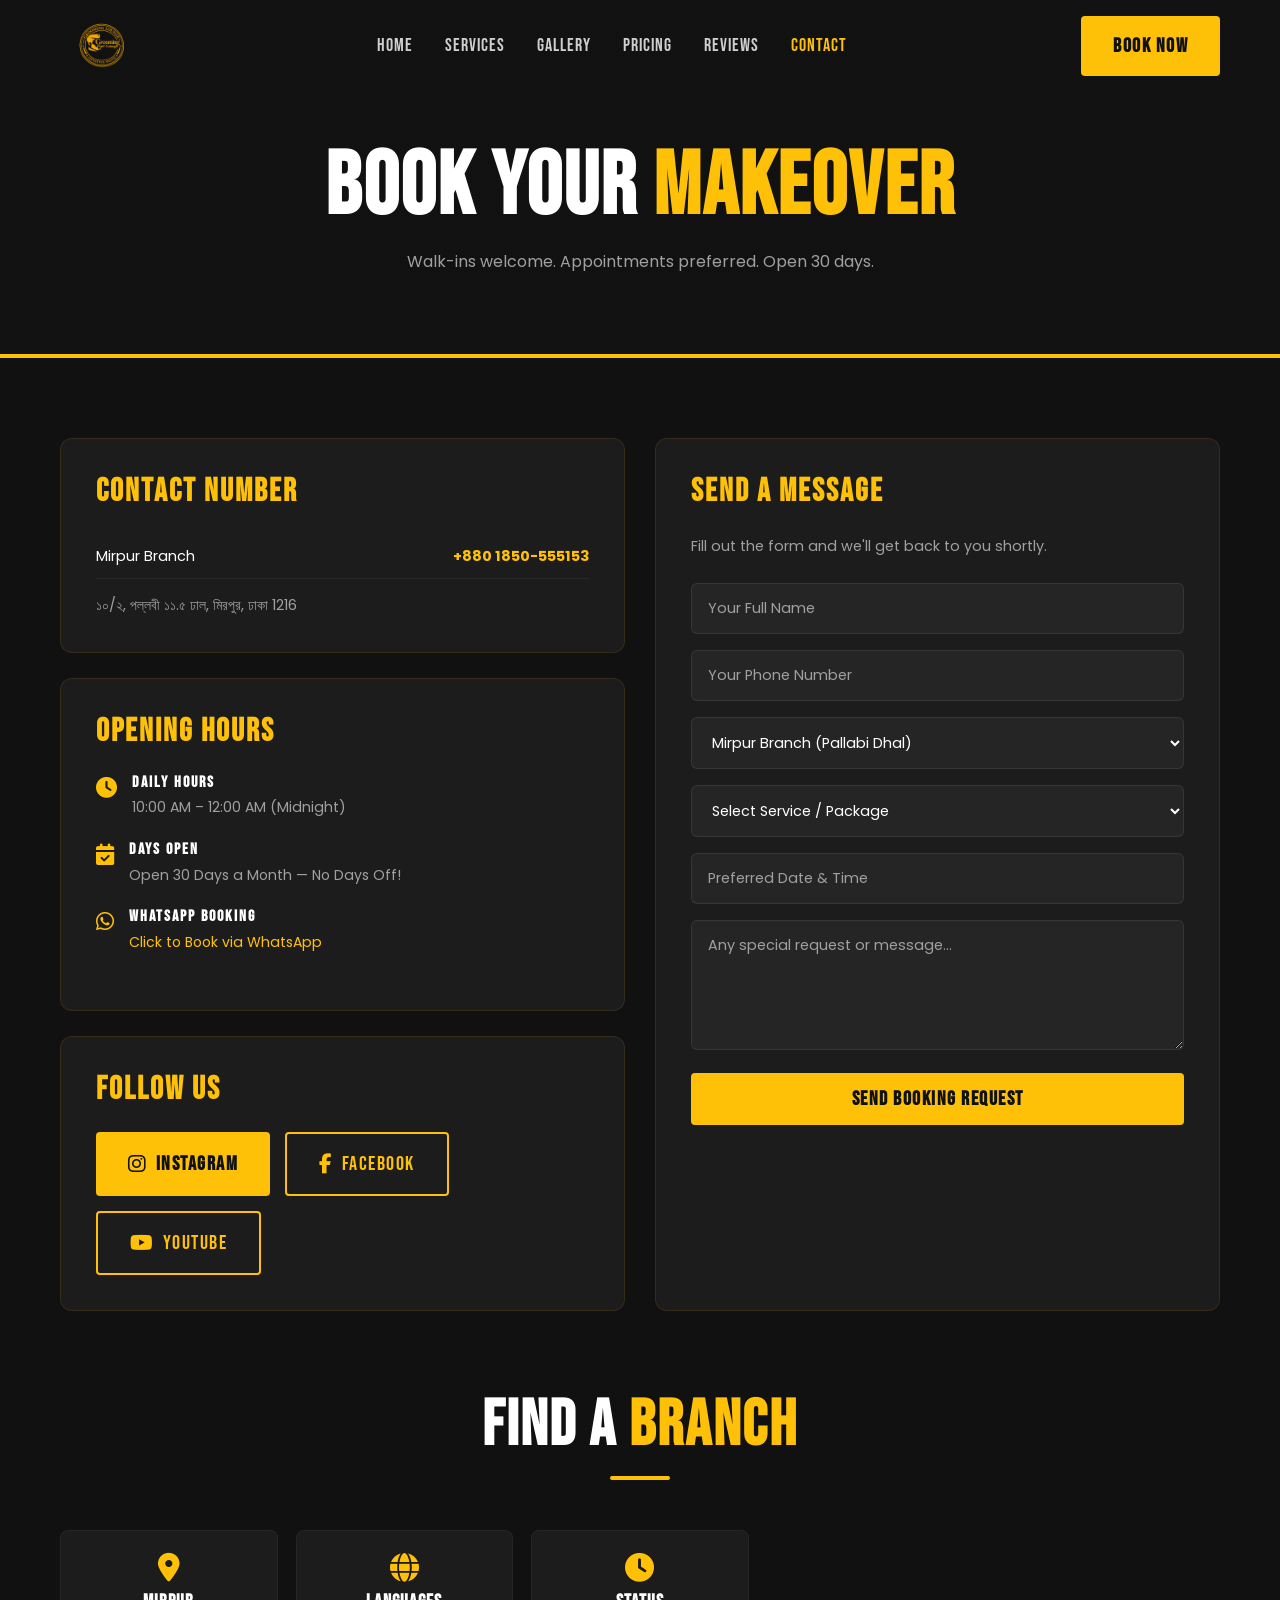
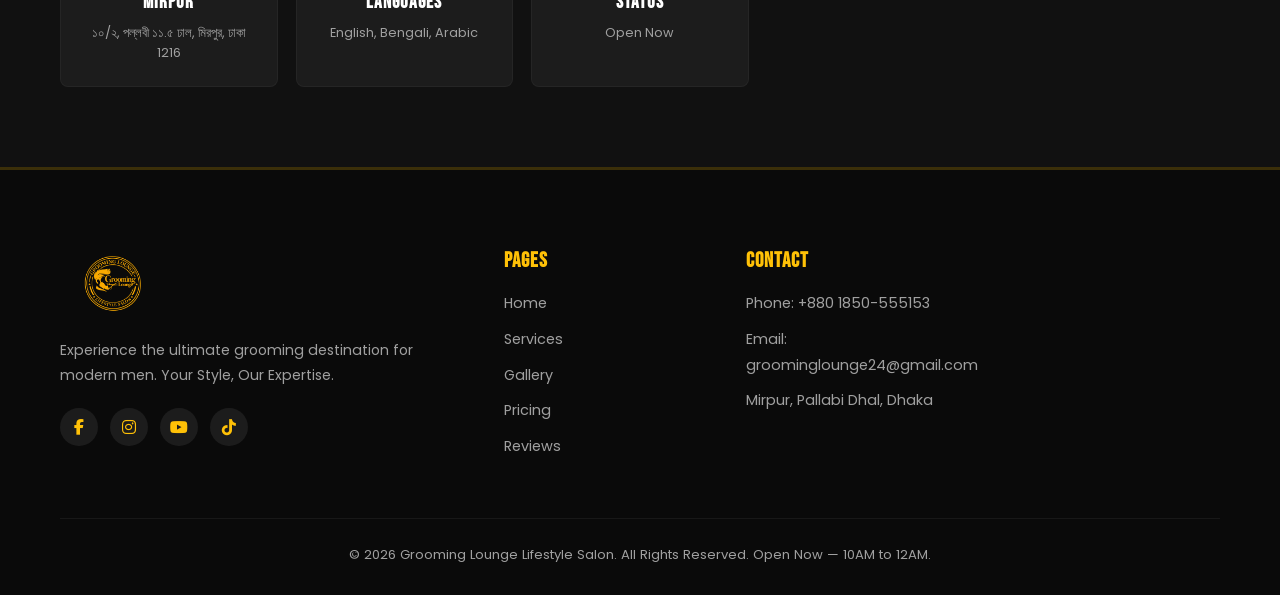
<file: contact.html>
<!DOCTYPE html>
<html lang="en">
<head>
  <meta charset="UTF-8">
  <meta name="viewport" content="width=device-width, initial-scale=1.0">
  <title>Contact | Grooming Lounge Lifestyle Salon</title>
  <link href="https://fonts.googleapis.com/css2?family=Bebas+Neue&family=Poppins:wght@300;400;500;600;700&display=swap" rel="stylesheet">
  <link rel="stylesheet" href="https://cdnjs.cloudflare.com/ajax/libs/font-awesome/6.4.0/css/all.min.css">
  <link rel="stylesheet" href="style.css">
</head>
<body>

<header id="header">
  <div class="container nav-wrapper">
    <a href="index.html" class="logo"><img src="logo.png" alt="Grooming Lounge Logo"></a>
    <nav class="nav-menu">
      <a href="index.html">Home</a><a href="services.html">Services</a>
      <a href="gallery.html">Gallery</a><a href="pricing.html">Pricing</a>
      <a href="reviews.html">Reviews</a><a href="contact.html" class="active">Contact</a>
    </nav>
    <a href="contact.html" class="btn btn-yellow nav-book">Book Now</a>
    <button class="hamburger"><span></span><span></span><span></span></button>
  </div>
</header>
<div class="mobile-nav">
  <a href="index.html">Home</a><a href="services.html">Services</a><a href="gallery.html">Gallery</a>
  <a href="pricing.html">Pricing</a><a href="reviews.html">Reviews</a><a href="contact.html">Contact</a>
  <a href="contact.html" class="btn btn-yellow" style="margin-top:20px;text-align:center;">Book Now</a>
</div>
<div class="mobile-nav-overlay"></div>

<section class="page-hero">
  <h1>BOOK YOUR <span>MAKEOVER</span></h1>
  <p>Walk-ins welcome. Appointments preferred. Open 30 days.</p>
</section>

<section class="section">
  <div class="container">
    <div class="contact-grid">

      <!-- Left: Info -->
      <div>
        <!-- Phone Numbers -->
        <div class="contact-card reveal">
          <h3>Contact Number</h3>
          <ul class="phone-list">
            <li><span>Mirpur Branch</span><strong>+880 1850-555153</strong></li>
          </ul>
          <p style="margin-top: 15px; color: var(--gray); font-size: 0.9rem;">
            ১০/২, পল্লবী ১১.৫ ঢাল, মিরপুর, ঢাকা 1216
          </p>
        </div>

        <!-- Hours -->
        <div class="contact-card reveal" style="margin-top: 25px;">
          <h3>Opening Hours</h3>
          <div class="contact-item">
            <i class="fas fa-clock"></i>
            <div>
              <h4>Daily Hours</h4>
              <p>10:00 AM – 12:00 AM (Midnight)</p>
            </div>
          </div>
          <div class="contact-item">
            <i class="fas fa-calendar-check"></i>
            <div>
              <h4>Days Open</h4>
              <p>Open 30 Days a Month — No Days Off!</p>
            </div>
          </div>
          <div class="contact-item">
            <i class="fab fa-whatsapp"></i>
            <div>
              <h4>WhatsApp Booking</h4>
              <p><a href="https://wa.me/8801850555153?text=Assalamu%20Alaikum%20😊%20Grooming%20Lounge%20Lifestyle%20Salon%20এ%20আপনাকে%20স্বাগতম!%20How%20can%20we%20help%20you%20today?" target="_blank" style="color: var(--yellow);">Click to Book via WhatsApp</a></p>
            </div>
          </div>
        </div>

        <!-- Social -->
        <div class="contact-card reveal" style="margin-top: 25px;">
          <h3>Follow Us</h3>
          <div style="display: flex; gap: 15px; flex-wrap: wrap; margin-top: 5px;">
            <a href="https://instagram.com/groominglounge24" class="btn btn-yellow" style="gap: 8px;"><i class="fab fa-instagram"></i> Instagram</a>
            <a href="#" class="btn btn-outline-yellow" style="gap: 8px;"><i class="fab fa-facebook-f"></i> Facebook</a>
            <a href="#" class="btn btn-outline-yellow" style="gap: 8px;"><i class="fab fa-youtube"></i> YouTube</a>
          </div>
        </div>
      </div>

      <!-- Right: Form -->
      <div class="contact-card reveal">
        <h3>Send a Message</h3>
        <p style="color: var(--gray); margin-bottom: 25px; font-size: 0.9rem;">Fill out the form and we'll get back to you shortly.</p>
        <form id="contact-form" class="contact-form">
          <input type="text" name="name" placeholder="Your Full Name" required>
          <input type="tel" name="phone" placeholder="Your Phone Number" required>
          <select name="branch">
            <option value="mirpur">Mirpur Branch (Pallabi Dhal)</option>
          </select>
          <select name="service">
            <option value="">Select Service / Package</option>
            <option>Basic Grooming — ৳549</option>
            <option>Style Package — ৳699</option>
            <option>Executive Combo — ৳1249</option>
            <option>Platinum Makeover — ৳2999</option>
            <option>Hydra Facial</option>
            <option>Hair Coloring</option>
            <option>Massage</option>
          </select>
          <input type="text" name="date" placeholder="Preferred Date & Time">
          <textarea name="message" placeholder="Any special request or message..."></textarea>
          <button type="submit" class="btn btn-yellow btn-block">Send Booking Request</button>
        </form>
      </div>

    </div>

    <!-- Branches Grid -->
    <div class="section-title reveal" style="margin-top: 80px;">
      <h2>FIND A <span>BRANCH</span></h2>
      <div class="title-line"></div>
    </div>
    <div class="branch-grid">
      <div class="branch-card reveal">
        <i class="fas fa-map-marker-alt"></i>
        <h4>Mirpur</h4>
        <span>১০/২, পল্লবী ১১.৫ ঢাল, মিরপুর, ঢাকা 1216</span>
      </div>
      <div class="branch-card reveal reveal-delay-1">
        <i class="fas fa-globe"></i>
        <h4>Languages</h4>
        <span>English, Bengali, Arabic</span>
      </div>
      <div class="branch-card reveal reveal-delay-2">
        <i class="fas fa-clock"></i>
        <h4>Status</h4>
        <span>Open Now</span>
      </div>
    </div>

  </div>
</section>

<footer>
  <div class="container">
    <div class="footer-top">
      <div class="footer-brand">
        <a href="index.html" class="logo"><img src="logo.png" alt="Grooming Lounge Logo"></a>
        <p>Experience the ultimate grooming destination for modern men. Your Style, Our Expertise.</p>
        <div class="social-row">
          <a href="#"><i class="fab fa-facebook-f"></i></a>
          <a href="https://instagram.com/groominglounge24"><i class="fab fa-instagram"></i></a>
          <a href="#"><i class="fab fa-youtube"></i></a>
          <a href="#"><i class="fab fa-tiktok"></i></a>
        </div>
      </div>
      <div class="footer-col"><h4>Pages</h4><ul>
        <li><a href="index.html">Home</a></li><li><a href="services.html">Services</a></li>
        <li><a href="gallery.html">Gallery</a></li><li><a href="pricing.html">Pricing</a></li>
        <li><a href="reviews.html">Reviews</a></li>
      </ul></div>
      <div class="footer-col"><h4>Contact</h4><ul>
        <li><a href="tel:+8801850555153">Phone: +880 1850-555153</a></li>
        <li><a href="mailto:groominglounge24@gmail.com">Email: groominglounge24@gmail.com</a></li>
        <li><a href="https://goo.gl/maps/example" target="_blank">Mirpur, Pallabi Dhal, Dhaka</a></li>
      </ul></div>
    </div>
    <div class="footer-bottom">&copy; 2026 Grooming Lounge Lifestyle Salon. All Rights Reserved. Open Now — 10AM to 12AM.</div>
  </div>
</footer>
<script src="script.js"></script>
</body>
</html>
</file>
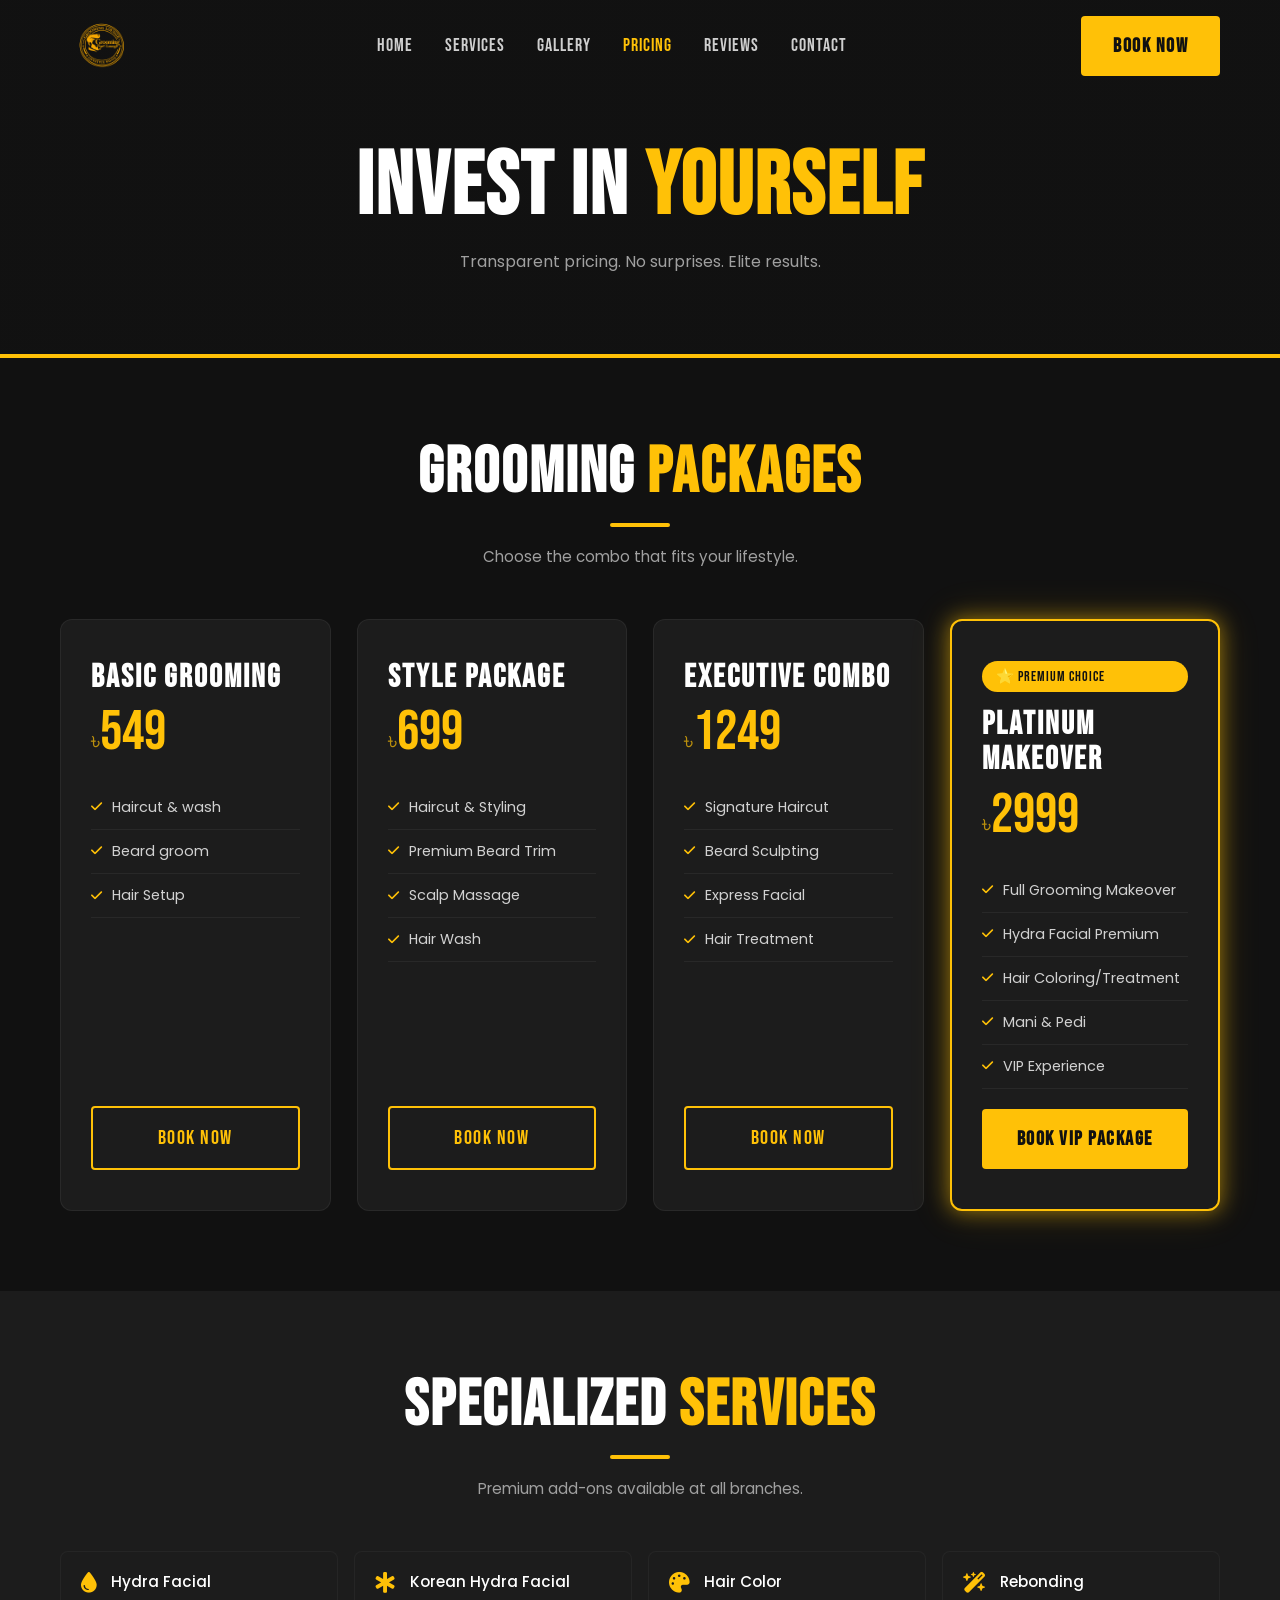
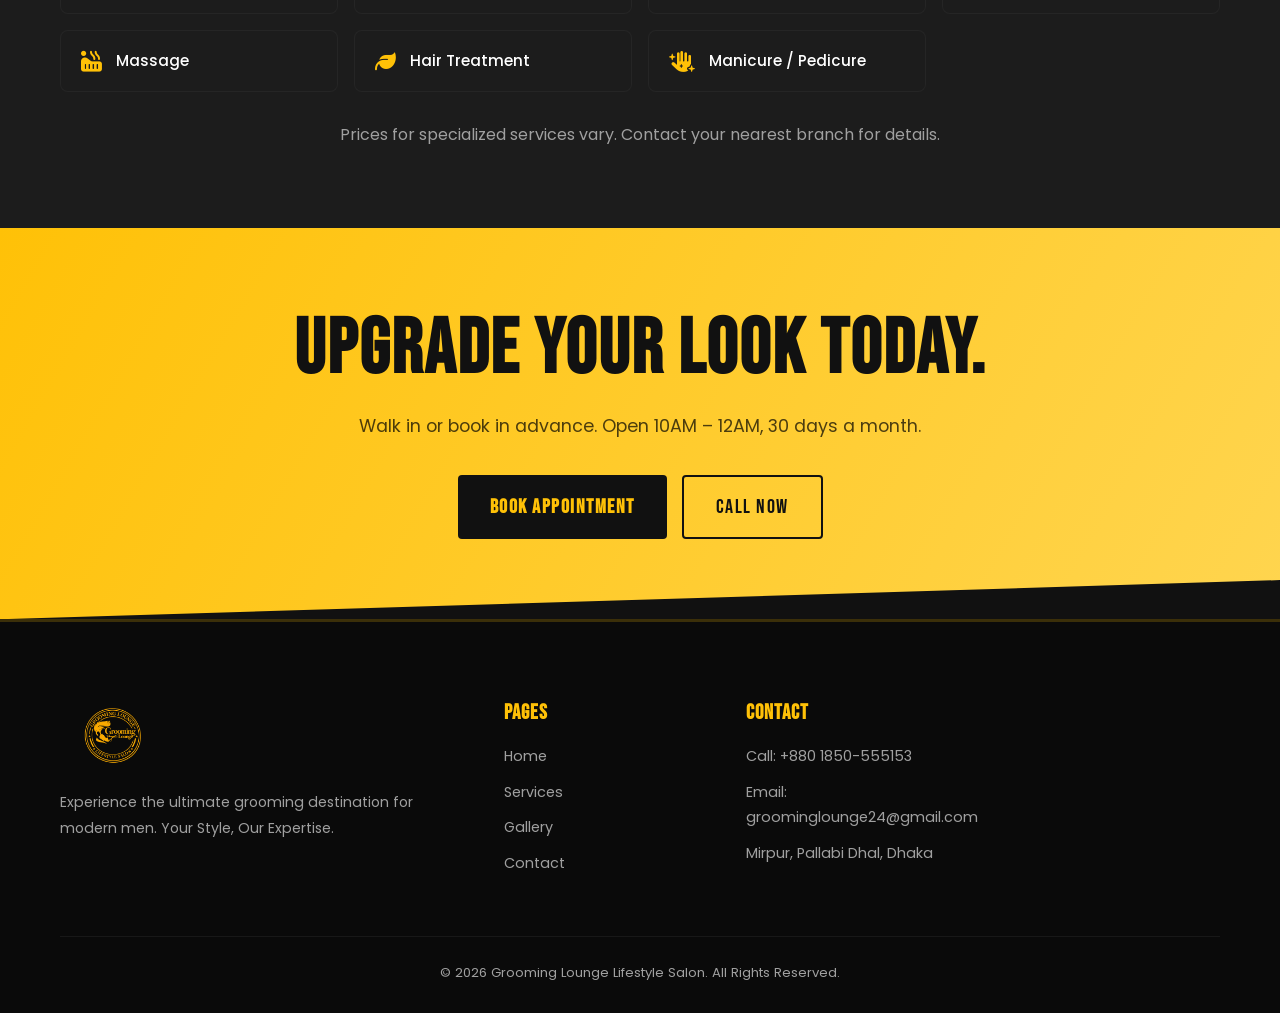
<file: pricing.html>
<!DOCTYPE html>
<html lang="en">
<head>
  <meta charset="UTF-8">
  <meta name="viewport" content="width=device-width, initial-scale=1.0">
  <title>Pricing | Grooming Lounge Lifestyle Salon</title>
  <link href="https://fonts.googleapis.com/css2?family=Bebas+Neue&family=Poppins:wght@300;400;500;600;700&display=swap" rel="stylesheet">
  <link rel="stylesheet" href="https://cdnjs.cloudflare.com/ajax/libs/font-awesome/6.4.0/css/all.min.css">
  <link rel="stylesheet" href="style.css">
</head>
<body>

<header id="header">
  <div class="container nav-wrapper">
    <a href="index.html" class="logo"><img src="logo.png" alt="Grooming Lounge Logo"></a>
    <nav class="nav-menu">
      <a href="index.html">Home</a><a href="services.html">Services</a>
      <a href="gallery.html">Gallery</a><a href="pricing.html" class="active">Pricing</a>
      <a href="reviews.html">Reviews</a><a href="contact.html">Contact</a>
    </nav>
    <a href="contact.html" class="btn btn-yellow nav-book">Book Now</a>
    <button class="hamburger"><span></span><span></span><span></span></button>
  </div>
</header>
<div class="mobile-nav">
  <a href="index.html">Home</a><a href="services.html">Services</a><a href="gallery.html">Gallery</a>
  <a href="pricing.html">Pricing</a><a href="reviews.html">Reviews</a><a href="contact.html">Contact</a>
  <a href="contact.html" class="btn btn-yellow" style="margin-top:20px;text-align:center;">Book Now</a>
</div>
<div class="mobile-nav-overlay"></div>

<section class="page-hero">
  <h1>INVEST IN <span>YOURSELF</span></h1>
  <p>Transparent pricing. No surprises. Elite results.</p>
</section>

<!-- PACKAGES -->
<section class="section">
  <div class="container">
    <div class="section-title reveal">
      <h2>GROOMING <span>PACKAGES</span></h2>
      <div class="title-line"></div>
      <p>Choose the combo that fits your lifestyle.</p>
    </div>
    <div class="pricing-grid">
      <div class="price-card reveal reveal-delay-1">
        <h3>Basic Grooming</h3>
        <div class="price-amount"><span class="price-currency">৳</span>549</div>
        <ul>
          <li><i class="fas fa-check"></i> Haircut & wash</li>
          <li><i class="fas fa-check"></i> Beard groom</li>
          <li><i class="fas fa-check"></i> Hair Setup</li>
        </ul>
        <a href="contact.html" class="btn btn-outline-yellow btn-block">Book Now</a>
      </div>

      <div class="price-card reveal reveal-delay-2">
        <h3>Style Package</h3>
        <div class="price-amount"><span class="price-currency">৳</span>699</div>
        <ul>
          <li><i class="fas fa-check"></i> Haircut & Styling</li>
          <li><i class="fas fa-check"></i> Premium Beard Trim</li>
          <li><i class="fas fa-check"></i> Scalp Massage</li>
          <li><i class="fas fa-check"></i> Hair Wash</li>
        </ul>
        <a href="contact.html" class="btn btn-outline-yellow btn-block">Book Now</a>
      </div>

      <div class="price-card reveal reveal-delay-3">
        <h3>Executive Combo</h3>
        <div class="price-amount"><span class="price-currency">৳</span>1249</div>
        <ul>
          <li><i class="fas fa-check"></i> Signature Haircut</li>
          <li><i class="fas fa-check"></i> Beard Sculpting</li>
          <li><i class="fas fa-check"></i> Express Facial</li>
          <li><i class="fas fa-check"></i> Hair Treatment</li>
        </ul>
        <a href="contact.html" class="btn btn-outline-yellow btn-block">Book Now</a>
      </div>

      <div class="price-card featured reveal reveal-delay-4">
        <div class="badge">⭐ Premium Choice</div>
        <h3>Platinum Makeover</h3>
        <div class="price-amount"><span class="price-currency">৳</span>2999</div>
        <ul>
          <li><i class="fas fa-check"></i> Full Grooming Makeover</li>
          <li><i class="fas fa-check"></i> Hydra Facial Premium</li>
          <li><i class="fas fa-check"></i> Hair Coloring/Treatment</li>
          <li><i class="fas fa-check"></i> Mani & Pedi</li>
          <li><i class="fas fa-check"></i> VIP Experience</li>
        </ul>
        <a href="contact.html" class="btn btn-yellow btn-block">Book VIP Package</a>
      </div>
    </div>
  </div>
</section>

<!-- SPECIALIZED SERVICES LIST -->
<section class="section section--dark">
  <div class="container">
    <div class="section-title reveal">
      <h2>SPECIALIZED <span>SERVICES</span></h2>
      <div class="title-line"></div>
      <p>Premium add-ons available at all branches.</p>
    </div>
    <div class="spec-grid">
      <div class="spec-item reveal"><i class="fas fa-droplet"></i><span>Hydra Facial</span></div>
      <div class="spec-item reveal reveal-delay-1"><i class="fas fa-star-of-life"></i><span>Korean Hydra Facial</span></div>
      <div class="spec-item reveal reveal-delay-2"><i class="fas fa-palette"></i><span>Hair Color</span></div>
      <div class="spec-item reveal reveal-delay-3"><i class="fas fa-wand-magic-sparkles"></i><span>Rebonding</span></div>
      <div class="spec-item reveal"><i class="fas fa-hot-tub"></i><span>Massage</span></div>
      <div class="spec-item reveal reveal-delay-1"><i class="fas fa-leaf"></i><span>Hair Treatment</span></div>
      <div class="spec-item reveal reveal-delay-2"><i class="fas fa-hand-sparkles"></i><span>Manicure / Pedicure</span></div>
    </div>
    <p class="text-center reveal" style="margin-top: 30px; color: var(--gray);">Prices for specialized services vary. Contact your nearest branch for details.</p>
  </div>
</section>

<section class="cta-band">
  <div class="container">
    <h2 class="reveal">UPGRADE YOUR LOOK TODAY.</h2>
    <p class="reveal">Walk in or book in advance. Open 10AM – 12AM, 30 days a month.</p>
    <div class="cta-band-btns reveal">
      <a href="contact.html" class="btn btn-yellow">Book Appointment</a>
      <a href="tel:+8801850555153" class="btn btn-outline">Call Now</a>
    </div>
  </div>
</section>

<footer>
  <div class="container">
    <div class="footer-top">
      <div class="footer-brand">
        <a href="index.html" class="logo"><img src="logo.png" alt="Grooming Lounge Logo"></a>
        <p>Experience the ultimate grooming destination for modern men. Your Style, Our Expertise.</p>
      </div>
      <div class="footer-col"><h4>Pages</h4><ul>
        <li><a href="index.html">Home</a></li><li><a href="services.html">Services</a></li>
        <li><a href="gallery.html">Gallery</a></li><li><a href="contact.html">Contact</a></li>
      </ul></div>
      <div class="footer-col"><h4>Contact</h4><ul>
        <li><a href="tel:+8801850555153">Call: +880 1850-555153</a></li>
        <li><a href="mailto:groominglounge24@gmail.com">Email: groominglounge24@gmail.com</a></li>
        <li><a href="https://goo.gl/maps/example" target="_blank">Mirpur, Pallabi Dhal, Dhaka</a></li>
      </ul></div>
    </div>
    <div class="footer-bottom">&copy; 2026 Grooming Lounge Lifestyle Salon. All Rights Reserved.</div>
  </div>
</footer>
<script src="script.js"></script>
</body>
</html>
</file>
<file: style.css>
/* =============================================
   NORTH FACE MAKEOVER SALON
   Master Design System — Mobile First
   ============================================= */

@import url('https://fonts.googleapis.com/css2?family=Bebas+Neue&family=Poppins:wght@300;400;500;600;700&display=swap');

:root {
  --yellow: #FFC107;
  --yellow-light: #FFD54F;
  --black: #111111;
  --black-2: #1C1C1C;
  --black-3: #252525;
  --white: #FFFFFF;
  --gray: #A0A0A0;
  --glow: 0 0 20px rgba(255,193,7,0.5), 0 0 40px rgba(255,193,7,0.2);
  --card-shadow: 0 8px 30px rgba(0,0,0,0.4);
  --transition: 0.35s ease;
}

/* --- RESET & BASE --- */
*, *::before, *::after { margin: 0; padding: 0; box-sizing: border-box; }
html { scroll-behavior: smooth; font-size: 16px; }
body { background: var(--black); color: var(--white); font-family: 'Poppins', sans-serif; overflow-x: hidden; line-height: 1.6; }
a { text-decoration: none; color: inherit; transition: color var(--transition); }
ul { list-style: none; }
img { max-width: 100%; display: block; }
h1, h2, h3, h4 { font-family: 'Bebas Neue', cursive; letter-spacing: 2px; text-transform: uppercase; line-height: 1.1; }

/* --- UTILITIES --- */
.container { width: 100%; max-width: 1200px; margin: 0 auto; padding: 0 20px; }
.section { padding: 80px 0; }
.section--dark { background: var(--black-2); }
.section--darker { background: var(--black-3); }
.text-center { text-align: center; }
.text-yellow { color: var(--yellow); }
.gap { margin-top: 50px; }

/* --- SECTION TITLES --- */
.section-title { text-align: center; margin-bottom: 50px; }
.section-title h2 { font-size: clamp(2.5rem, 6vw, 4rem); color: var(--white); }
.section-title h2 span { color: var(--yellow); }
.title-line { width: 60px; height: 4px; background: var(--yellow); margin: 14px auto 18px; border-radius: 4px; }
.section-title p { color: var(--gray); max-width: 550px; margin: 0 auto; font-size: 0.95rem; }

/* --- BUTTONS --- */
.btn { display: inline-flex; align-items: center; justify-content: center; gap: 8px; padding: 14px 32px; font-family: 'Bebas Neue', cursive; font-size: 1.25rem; letter-spacing: 1.5px; border-radius: 4px; border: none; cursor: pointer; transition: all var(--transition); text-transform: uppercase; }
.btn-yellow { background: var(--yellow); color: var(--black); font-weight: 700; box-shadow: 0 0 0 rgba(255,193,7,0); }
.btn-yellow:hover { background: var(--yellow-light); box-shadow: var(--glow); transform: translateY(-3px); }
.btn-outline { background: transparent; color: var(--white); border: 2px solid var(--white); }
.btn-outline:hover { background: var(--white); color: var(--black); transform: translateY(-3px); }
.btn-outline-yellow { background: transparent; color: var(--yellow); border: 2px solid var(--yellow); }
.btn-outline-yellow:hover { background: var(--yellow); color: var(--black); box-shadow: var(--glow); }
.btn-block { width: 100%; }

/* =============================================
   HEADER
   ============================================= */
#header { position: fixed; top: 0; left: 0; width: 100%; z-index: 1000; padding: 16px 0; transition: background var(--transition), padding var(--transition); }
#header.scrolled { background: rgba(17,17,17,0.97); padding: 10px 0; border-bottom: 2px solid rgba(255,193,7,0.15); backdrop-filter: blur(12px); }
.nav-wrapper { display: flex; align-items: center; justify-content: space-between; gap: 20px; }

/* Logo */
.logo { display: flex; align-items: center; }
.logo img { height: 55px; width: auto; transition: filter var(--transition); filter: invert(65%) sepia(55%) saturate(2220%) hue-rotate(5deg) brightness(102%) contrast(106%); }
.logo:hover img { filter: invert(65%) sepia(55%) saturate(2220%) hue-rotate(5deg) brightness(102%) contrast(106%) drop-shadow(0 0 12px rgba(255,193,7,0.8)); }

/* Desktop Nav */
.nav-menu { display: none; }
@media (min-width: 992px) {
  .nav-menu { display: flex; gap: 8px; align-items: center; }
}
.nav-menu a { font-family: 'Bebas Neue', cursive; font-size: 1.1rem; letter-spacing: 1px; padding: 6px 12px; border-radius: 3px; opacity: 0.8; }
.nav-menu a:hover, .nav-menu a.active { color: var(--yellow); opacity: 1; }

/* CTA Button */
.nav-book { white-space: nowrap; }

/* Hamburger */
.hamburger { display: flex; flex-direction: column; gap: 5px; cursor: pointer; padding: 5px; background: none; border: none; }
.hamburger span { display: block; width: 26px; height: 2px; background: var(--white); transition: all var(--transition); border-radius: 2px; }
.hamburger.open span:nth-child(1) { transform: translateY(7px) rotate(45deg); }
.hamburger.open span:nth-child(2) { opacity: 0; }
.hamburger.open span:nth-child(3) { transform: translateY(-7px) rotate(-45deg); }
@media (min-width: 992px) { .hamburger { display: none; } }

/* Mobile Drawer */
.mobile-nav { position: fixed; top: 0; left: -100%; width: 80%; max-width: 320px; height: 100vh; background: var(--black-2); z-index: 999; padding: 90px 30px 40px; transition: left var(--transition); border-right: 3px solid var(--yellow); }
.mobile-nav.open { left: 0; }
.mobile-nav a { display: block; font-family: 'Bebas Neue', cursive; font-size: 1.8rem; letter-spacing: 2px; padding: 14px 0; border-bottom: 1px solid rgba(255,255,255,0.05); color: var(--white); transition: color var(--transition); }
.mobile-nav a:hover { color: var(--yellow); padding-left: 8px; }
.mobile-nav-overlay { position: fixed; inset: 0; background: rgba(0,0,0,0.6); z-index: 998; display: none; }
.mobile-nav-overlay.open { display: block; }

/* =============================================
   HERO
   ============================================= */
.hero { min-height: 100vh; position: relative; display: flex; align-items: center; justify-content: center; text-align: center; overflow: hidden; border-bottom: 5px solid var(--yellow); }
.hero-bg { position: absolute; inset: 0; background: url('https://images.unsplash.com/photo-1599351431202-1e0f0137899a?q=80&w=2070&auto=format&fit=crop') center/cover no-repeat; animation: zoomBg 20s ease-in-out infinite alternate; }
@keyframes zoomBg { from { transform: scale(1); } to { transform: scale(1.07); } }
.hero-overlay { position: absolute; inset: 0; background: linear-gradient(to bottom, rgba(17,17,17,0.75) 0%, rgba(17,17,17,0.6) 60%, rgba(17,17,17,0.98) 100%); }
.hero-content { position: relative; z-index: 2; padding: 100px 20px 60px; max-width: 850px; }
.hero-logo { width: 140px; margin: 0 auto 20px; animation: fadeDown 0.8s ease; }
.hero-logo img { width: 100%; filter: invert(65%) sepia(55%) saturate(2220%) hue-rotate(5deg) brightness(102%) contrast(106%) drop-shadow(0 0 20px rgba(255,193,7,0.6)); }
.hero-title { font-size: clamp(3.5rem, 10vw, 7rem); color: var(--white); animation: fadeUp 0.9s ease 0.1s both; }
.hero-title span { color: var(--yellow); }
.hero-sub { font-size: clamp(1rem, 2.5vw, 1.3rem); color: rgba(255,255,255,0.8); margin: 15px 0 35px; animation: fadeUp 0.9s ease 0.25s both; max-width: 600px; margin-left: auto; margin-right: auto; }
.hero-btns { display: flex; flex-wrap: wrap; gap: 15px; justify-content: center; animation: fadeUp 0.9s ease 0.4s both; }
.hero-proof { margin-top: 50px; display: flex; flex-wrap: wrap; gap: 20px 35px; justify-content: center; animation: fadeUp 0.9s ease 0.6s both; }
.hero-proof-item { font-family: 'Bebas Neue', cursive; font-size: 1.1rem; letter-spacing: 1px; display: flex; align-items: center; gap: 8px; padding: 10px 20px; background: rgba(255,255,255,0.05); border: 1px solid rgba(255,193,7,0.2); border-radius: 30px; backdrop-filter: blur(6px); }
.hero-proof-item span.num { color: var(--yellow); font-size: 1.3rem; }

/* Keyframes */
@keyframes fadeUp { from { opacity: 0; transform: translateY(30px); } to { opacity: 1; transform: translateY(0); } }
@keyframes fadeDown { from { opacity: 0; transform: translateY(-20px); } to { opacity: 1; transform: translateY(0); } }

/* =============================================
   BEFORE / AFTER
   ============================================= */
.before-after-section { background: var(--black); }
.ba-container { max-width: 900px; margin: 0 auto; padding: 0 20px; }
.ba-split { display: grid; grid-template-columns: 1fr 1fr; gap: 10px; border-radius: 12px; overflow: hidden; border: 3px solid var(--yellow); }
.ba-box { position: relative; overflow: hidden; }
.ba-box img { width: 100%; height: 420px; object-fit: cover; transition: transform 0.8s cubic-bezier(0.25, 1, 0.5, 1); }
.ba-box:hover img { transform: scale(1.05); }
.ba-tag { position: absolute; bottom: 18px; left: 18px; font-family: 'Bebas Neue', cursive; font-size: 1.5rem; letter-spacing: 2px; padding: 5px 18px; border-radius: 4px; }
.ba-tag.before { background: rgba(255,255,255,0.15); border: 1px solid rgba(255,255,255,0.4); }
.ba-tag.after { background: var(--yellow); color: var(--black); }
@media (max-width: 600px) { .ba-split { grid-template-columns: 1fr; } .ba-box img { height: 260px; } }

/* =============================================
   SERVICES
   ============================================= */
.services-grid { display: grid; grid-template-columns: repeat(auto-fill, minmax(250px, 1fr)); gap: 24px; }
.service-card { background: var(--black-2); border-radius: 10px; padding: 35px 25px; text-align: center; border: 1px solid rgba(255,255,255,0.05); transition: all var(--transition); cursor: default; }
.service-card:hover { transform: translateY(-10px); border-color: var(--yellow); box-shadow: 0 0 20px rgba(255,193,7,0.15); }
.service-card .icon { font-size: 2.5rem; color: var(--yellow); margin-bottom: 18px; display: block; }
.service-card h3 { font-size: 1.7rem; margin-bottom: 10px; }
.service-card p { color: var(--gray); font-size: 0.875rem; }

/* =============================================
   PRICING
   ============================================= */
.pricing-grid { display: grid; grid-template-columns: repeat(auto-fill, minmax(260px, 1fr)); gap: 26px; }
.price-card { background: var(--black-2); border-radius: 12px; padding: 40px 30px; border: 1px solid rgba(255,255,255,0.06); transition: all var(--transition); display: flex; flex-direction: column; }
.price-card:hover { transform: translateY(-8px); box-shadow: var(--card-shadow); }
.price-card.featured { border: 2px solid var(--yellow); box-shadow: var(--glow); }
.price-card .badge { display: inline-block; font-family: 'Bebas Neue', cursive; font-size: 0.9rem; letter-spacing: 1px; background: var(--yellow); color: var(--black); padding: 4px 14px; border-radius: 30px; margin-bottom: 15px; }
.price-card h3 { font-size: 2rem; margin-bottom: 10px; }
.price-amount { font-family: 'Bebas Neue', cursive; font-size: 3.5rem; color: var(--yellow); line-height: 1; margin-bottom: 5px; }
.price-currency { font-size: 1.5rem; opacity: 0.7; }
.price-card ul { margin: 20px 0; flex: 1; }
.price-card ul li { padding: 10px 0; border-bottom: 1px solid rgba(255,255,255,0.05); font-size: 0.9rem; color: rgba(255,255,255,0.8); display: flex; align-items: center; gap: 10px; }
.price-card ul li i { color: var(--yellow); font-size: 0.8rem; flex-shrink: 0; }

/* =============================================
   SPECIALIZED SERVICES TABLE
   ============================================= */
.spec-grid { display: grid; grid-template-columns: repeat(auto-fill, minmax(220px, 1fr)); gap: 16px; }
.spec-item { background: var(--black-2); border-radius: 8px; padding: 18px 20px; display: flex; align-items: center; gap: 14px; border: 1px solid rgba(255,255,255,0.04); transition: border-color var(--transition); }
.spec-item:hover { border-color: var(--yellow); }
.spec-item i { color: var(--yellow); font-size: 1.3rem; flex-shrink: 0; }
.spec-item span { font-weight: 500; font-size: 0.95rem; }

/* =============================================
   BRANCHES
   ============================================= */
.branch-grid { display: grid; grid-template-columns: repeat(auto-fill, minmax(200px, 1fr)); gap: 18px; }
.branch-card { background: var(--black-2); border-radius: 8px; padding: 22px 20px; border: 1px solid rgba(255,255,255,0.04); transition: all var(--transition); display: flex; flex-direction: column; align-items: center; text-align: center; gap: 10px; }
.branch-card:hover { border-color: var(--yellow); transform: translateY(-5px); }
.branch-card i { font-size: 1.8rem; color: var(--yellow); }
.branch-card h4 { font-size: 1.2rem; font-family: 'Bebas Neue', cursive; letter-spacing: 1px; }
.branch-card span { font-size: 0.8rem; color: var(--gray); }

/* =============================================
   REVIEWS
   ============================================= */
.reviews-grid { display: grid; grid-template-columns: repeat(auto-fill, minmax(280px, 1fr)); gap: 24px; }
.review-card { background: var(--black-2); border-radius: 12px; padding: 30px; border-top: 3px solid var(--yellow); transition: transform var(--transition); }
.review-card:hover { transform: translateY(-6px); }
.review-stars { color: var(--yellow); margin-bottom: 15px; letter-spacing: 2px; }
.review-text { color: rgba(255,255,255,0.8); font-style: italic; font-size: 0.92rem; line-height: 1.7; margin-bottom: 20px; }
.reviewer { display: flex; align-items: center; gap: 14px; }
.reviewer-img { width: 52px; height: 52px; border-radius: 50%; object-fit: cover; border: 2px solid var(--yellow); flex-shrink: 0; }
.reviewer-name { font-weight: 600; font-size: 0.95rem; }
.reviewer-tag { font-size: 0.78rem; color: var(--yellow); }

/* =============================================
   SOCIAL (Follow the Style)
   ============================================= */
.social-grid { display: grid; grid-template-columns: repeat(auto-fill, minmax(180px, 1fr)); gap: 14px; }
.social-post { border-radius: 10px; overflow: hidden; height: 220px; position: relative; }
.social-post img { width: 100%; height: 100%; object-fit: cover; transition: transform 0.8s cubic-bezier(0.25, 1, 0.5, 1); }
.social-post:hover img { transform: scale(1.05); }
.social-post-overlay { position: absolute; inset: 0; background: linear-gradient(to top, rgba(17,17,17,0.9) 0%, transparent 60%); display: flex; align-items: flex-end; padding: 15px; opacity: 0; transition: opacity 0.6s cubic-bezier(0.25, 1, 0.5, 1); }
.social-post:hover .social-post-overlay { opacity: 1; }
.social-post-overlay i { color: var(--yellow); font-size: 1.5rem; }

/* =============================================
   CONTACT
   ============================================= */
.contact-grid { display: grid; grid-template-columns: 1fr; gap: 30px; }
@media (min-width: 768px) { .contact-grid { grid-template-columns: 1fr 1fr; } }
.contact-card { background: var(--black-2); border-radius: 12px; padding: 35px; border: 1px solid rgba(255,193,7,0.1); }
.contact-card h3 { font-size: 2rem; color: var(--yellow); margin-bottom: 25px; }
.contact-item { display: flex; align-items: flex-start; gap: 15px; margin-bottom: 22px; }
.contact-item i { font-size: 1.3rem; color: var(--yellow); margin-top: 3px; flex-shrink: 0; }
.contact-item h4 { font-size: 1rem; font-weight: 600; margin-bottom: 5px; }
.contact-item p { color: var(--gray); font-size: 0.88rem; }
.phone-list { margin: 0; }
.phone-list li { padding: 10px 0; border-bottom: 1px solid rgba(255,255,255,0.05); display: flex; justify-content: space-between; font-size: 0.9rem; }
.phone-list li strong { color: var(--yellow); }

/* Form */
.contact-form input, .contact-form textarea, .contact-form select { width: 100%; background: var(--black-3); border: 1px solid rgba(255,255,255,0.08); color: var(--white); padding: 14px 16px; border-radius: 6px; font-family: 'Poppins', sans-serif; font-size: 0.9rem; margin-bottom: 16px; transition: border-color var(--transition); }
.contact-form input::placeholder, .contact-form textarea::placeholder { color: var(--gray); }
.contact-form input:focus, .contact-form textarea:focus, .contact-form select:focus { outline: none; border-color: var(--yellow); }
.contact-form select option { background: var(--black-2); }
.contact-form textarea { min-height: 130px; resize: vertical; }

/* =============================================
   CTA BAND
   ============================================= */
.cta-band { background: linear-gradient(120deg, var(--yellow) 0%, var(--yellow-light) 100%); padding: 80px 20px; text-align: center; clip-path: polygon(0 0, 100% 0, 100% 90%, 0 100%); }
.cta-band h2 { color: var(--black); font-size: clamp(2.5rem, 6vw, 5rem); margin-bottom: 20px; }
.cta-band p { color: rgba(0,0,0,0.7); font-size: 1.1rem; margin-bottom: 35px; }
.cta-band-btns { display: flex; flex-wrap: wrap; justify-content: center; gap: 15px; }
.cta-band-btns .btn-yellow { background: var(--black); color: var(--yellow); }
.cta-band-btns .btn-yellow:hover { background: #1C1C1C; box-shadow: none; }
.cta-band-btns .btn-outline { border-color: var(--black); color: var(--black); }
.cta-band-btns .btn-outline:hover { background: var(--black); color: var(--yellow); }

/* =============================================
   FOOTER
   ============================================= */
footer { background: #0A0A0A; padding: 80px 0 30px; border-top: 3px solid rgba(255,193,7,0.2); }
.footer-top { display: grid; grid-template-columns: 1fr; gap: 40px; margin-bottom: 50px; }
@media (min-width: 600px) { .footer-top { grid-template-columns: repeat(2, 1fr); } }
@media (min-width: 900px) { .footer-top { grid-template-columns: 2fr 1fr 1fr 1fr; } }
.footer-brand .logo img { height: 70px; margin-bottom: 18px; }
.footer-brand p { color: var(--gray); font-size: 0.88rem; line-height: 1.8; }
.footer-col h4 { font-family: 'Bebas Neue', cursive; font-size: 1.3rem; color: var(--yellow); letter-spacing: 1px; margin-bottom: 18px; }
.footer-col ul li { margin-bottom: 10px; }
.footer-col ul li a { color: var(--gray); font-size: 0.9rem; transition: color var(--transition); }
.footer-col ul li a:hover { color: var(--yellow); padding-left: 6px; }
.social-row { display: flex; gap: 12px; margin-top: 20px; }
.social-row a { width: 38px; height: 38px; background: var(--black-2); border-radius: 50%; display: flex; align-items: center; justify-content: center; color: var(--yellow); font-size: 1rem; transition: all var(--transition); }
.social-row a:hover { background: var(--yellow); color: var(--black); }
.footer-bottom { border-top: 1px solid rgba(255,255,255,0.06); padding-top: 25px; text-align: center; color: var(--gray); font-size: 0.82rem; }

/* =============================================
   SCROLL REVEAL (Premium Smooth)
   ============================================= */
.reveal { opacity: 0; transform: translateY(50px); transition: opacity 1s cubic-bezier(0.25, 1, 0.5, 1), transform 1s cubic-bezier(0.25, 1, 0.5, 1); }
.reveal.visible { opacity: 1; transform: translateY(0); }
.reveal-delay-1 { transition-delay: 0.1s; }
.reveal-delay-2 { transition-delay: 0.2s; }
.reveal-delay-3 { transition-delay: 0.3s; }
.reveal-delay-4 { transition-delay: 0.4s; }

/* Page Hero (inner pages) */
.page-hero { padding: 140px 20px 80px; text-align: center; border-bottom: 4px solid var(--yellow); background: linear-gradient(rgba(17,17,17,0.9), rgba(17,17,17,0.9)), url('https://images.unsplash.com/photo-1585747860715-2ba37e788b70?q=80&w=2074&auto=format&fit=crop') center/cover no-repeat; }
.page-hero h1 { font-size: clamp(3rem, 7vw, 5.5rem); }
.page-hero h1 span { color: var(--yellow); }
.page-hero p { color: var(--gray); margin-top: 12px; font-size: 1rem; }

/* =============================================
   INTERACTIVE SERVICES
   ============================================= */
.interactive-services { display: flex; flex-direction: column; gap: 40px; }
@media (min-width: 992px) { .interactive-services { flex-direction: row; align-items: flex-start; } }
.service-buttons { display: flex; flex-direction: row; overflow-x: auto; gap: 10px; flex: 1; padding-bottom: 10px; }
@media (min-width: 992px) { .service-buttons { flex-direction: column; overflow-x: visible; flex: 0 0 300px; padding-bottom: 0; } }
.service-buttons::-webkit-scrollbar { height: 4px; }
.service-buttons::-webkit-scrollbar-thumb { background: var(--yellow); border-radius: 4px; }
.service-btn { background: var(--black-2); color: var(--white); border: 1px solid rgba(255,193,7,0.1); padding: 16px 22px; text-align: left; font-family: 'Poppins', sans-serif; font-size: 1rem; font-weight: 500; border-radius: 6px; cursor: pointer; transition: all var(--transition); white-space: nowrap; }
.service-btn:hover { background: rgba(255,193,7,0.05); border-color: var(--yellow); }
.service-btn.active { background: var(--yellow); color: var(--black); border-color: var(--yellow); font-weight: 600; box-shadow: 0 4px 15px rgba(255,193,7,0.3); transform: translateX(5px); }
.service-display { flex: 1; background: var(--black-2); border-radius: 12px; border: 1px solid rgba(255,255,255,0.05); overflow: hidden; position: relative; }
.service-panel { display: none; animation: fadeIn 0.5s ease; }
.service-panel.active { display: block; }
.service-panel img { width: 100%; height: 350px; object-fit: cover; border-bottom: 3px solid var(--yellow); }
@media (min-width: 992px) { .service-panel img { height: 500px; } }
.service-panel-content { padding: 35px; }
.service-panel-title { font-family: 'Bebas Neue', cursive; font-size: 3rem; color: var(--white); margin-bottom: 10px; letter-spacing: 1px; }
.service-panel-desc { color: var(--gray); font-size: 1.05rem; margin-bottom: 25px; line-height: 1.6; }
.service-panel-price { font-family: 'Bebas Neue', cursive; font-size: 2.5rem; color: var(--yellow); display: inline-block; border-top: 1px solid rgba(255,255,255,0.1); padding-top: 15px; width: 100%; }

/* =============================================
   LARGE CENTERED SCISSOR TRANSITION SYSTEM
   ============================================= */

/* ── overlay ──────────────────────────────── */
.transition-overlay {
  position: fixed;
  inset: 0;
  z-index: 10000;
  pointer-events: none;
  visibility: hidden;
  display: flex;
  align-items: center;
  justify-content: center;
}
.transition-overlay.active {
  visibility: visible;
  pointer-events: all;
}

/* ── split panels (cover the screen) ─────── */
.panel-top,
.panel-bottom {
  position: absolute;
  left: 0;
  width: 100%;
  height: 50%;
  background: #111;
  z-index: 2;
  transform: translateY(0);          /* resting = covering the screen */
  transition: transform 0s;          /* instant reset; animated by JS class */
}
.panel-top  { top: 0; }
.panel-bottom { bottom: 0; }

/* when .splitting is added by JS → panels fly apart */
.transition-overlay.splitting .panel-top {
  transform: translateY(-100%);
  transition: transform 0.75s cubic-bezier(0.7, 0, 0.3, 1);
}
.transition-overlay.splitting .panel-bottom {
  transform: translateY(100%);
  transition: transform 0.75s cubic-bezier(0.7, 0, 0.3, 1);
}

/* ── scissors wrapper ─────────────────────── */
.scissor-wrap {
  position: relative;
  z-index: 10;
  /* wide rectangle: blades to the right, handles to the left */
  width: 300px;
  height: 160px;
  display: flex;
  align-items: center;
  justify-content: center;
  opacity: 0;
  transform: scale(0.3) rotate(-10deg);
  transition: opacity 0.35s ease, transform 0.45s cubic-bezier(0.34, 1.56, 0.64, 1);
}
.transition-overlay.active .scissor-wrap {
  opacity: 1;
  transform: scale(1) rotate(0deg);
}

/* ── scissor SVG ──────────────────────────── */
/* viewBox="-60 -50 160 100": pivot screw is at SVG origin (0,0), dead-centre */
.scissor-svg { width: 100%; height: 100%; overflow: visible; }

/* transform-origin = SVG origin (0,0) = the pivot screw */
.blade-top {
  transform-origin: 0px 0px;
  transform: rotate(-28deg);    /* open — blades spread apart */
  transition: transform 0s;
}
.blade-bottom {
  transform-origin: 0px 0px;
  transform: rotate(28deg);     /* open — mirror of top */
  transition: transform 0s;
}

/* CLOSED — blades snap nearly together */
.transition-overlay.snipping .blade-top {
  transform: rotate(-2deg);
  transition: transform 0.14s cubic-bezier(0.4, 0, 0.2, 1);
}
.transition-overlay.snipping .blade-bottom {
  transform: rotate(2deg);
  transition: transform 0.14s cubic-bezier(0.4, 0, 0.2, 1);
}

/* ── cut-line flash ───────────────────────── */
.cut-line {
  position: absolute;
  top: 50%;
  left: 0;
  width: 100%;
  height: 2px;
  background: linear-gradient(to right, transparent, var(--yellow), transparent);
  transform: translateY(-50%) scaleX(0);
  transform-origin: center;
  z-index: 3;
  opacity: 0;
  pointer-events: none;
}
.transition-overlay.snipping .cut-line {
  opacity: 1;
  transform: translateY(-50%) scaleX(1);
  transition: transform 0.1s ease, opacity 0.1s ease;
}
.transition-overlay.splitting .cut-line {
  opacity: 0;
  transition: opacity 0.3s ease;
}

/* ── exit: scissor shrinks away ───────────── */
.transition-overlay.splitting .scissor-wrap {
  opacity: 0;
  transform: scale(0.1) rotate(20deg);
  transition: opacity 0.3s ease 0.1s, transform 0.3s ease 0.1s;
}

body.sc-transitioning { overflow: hidden; }
</file>
